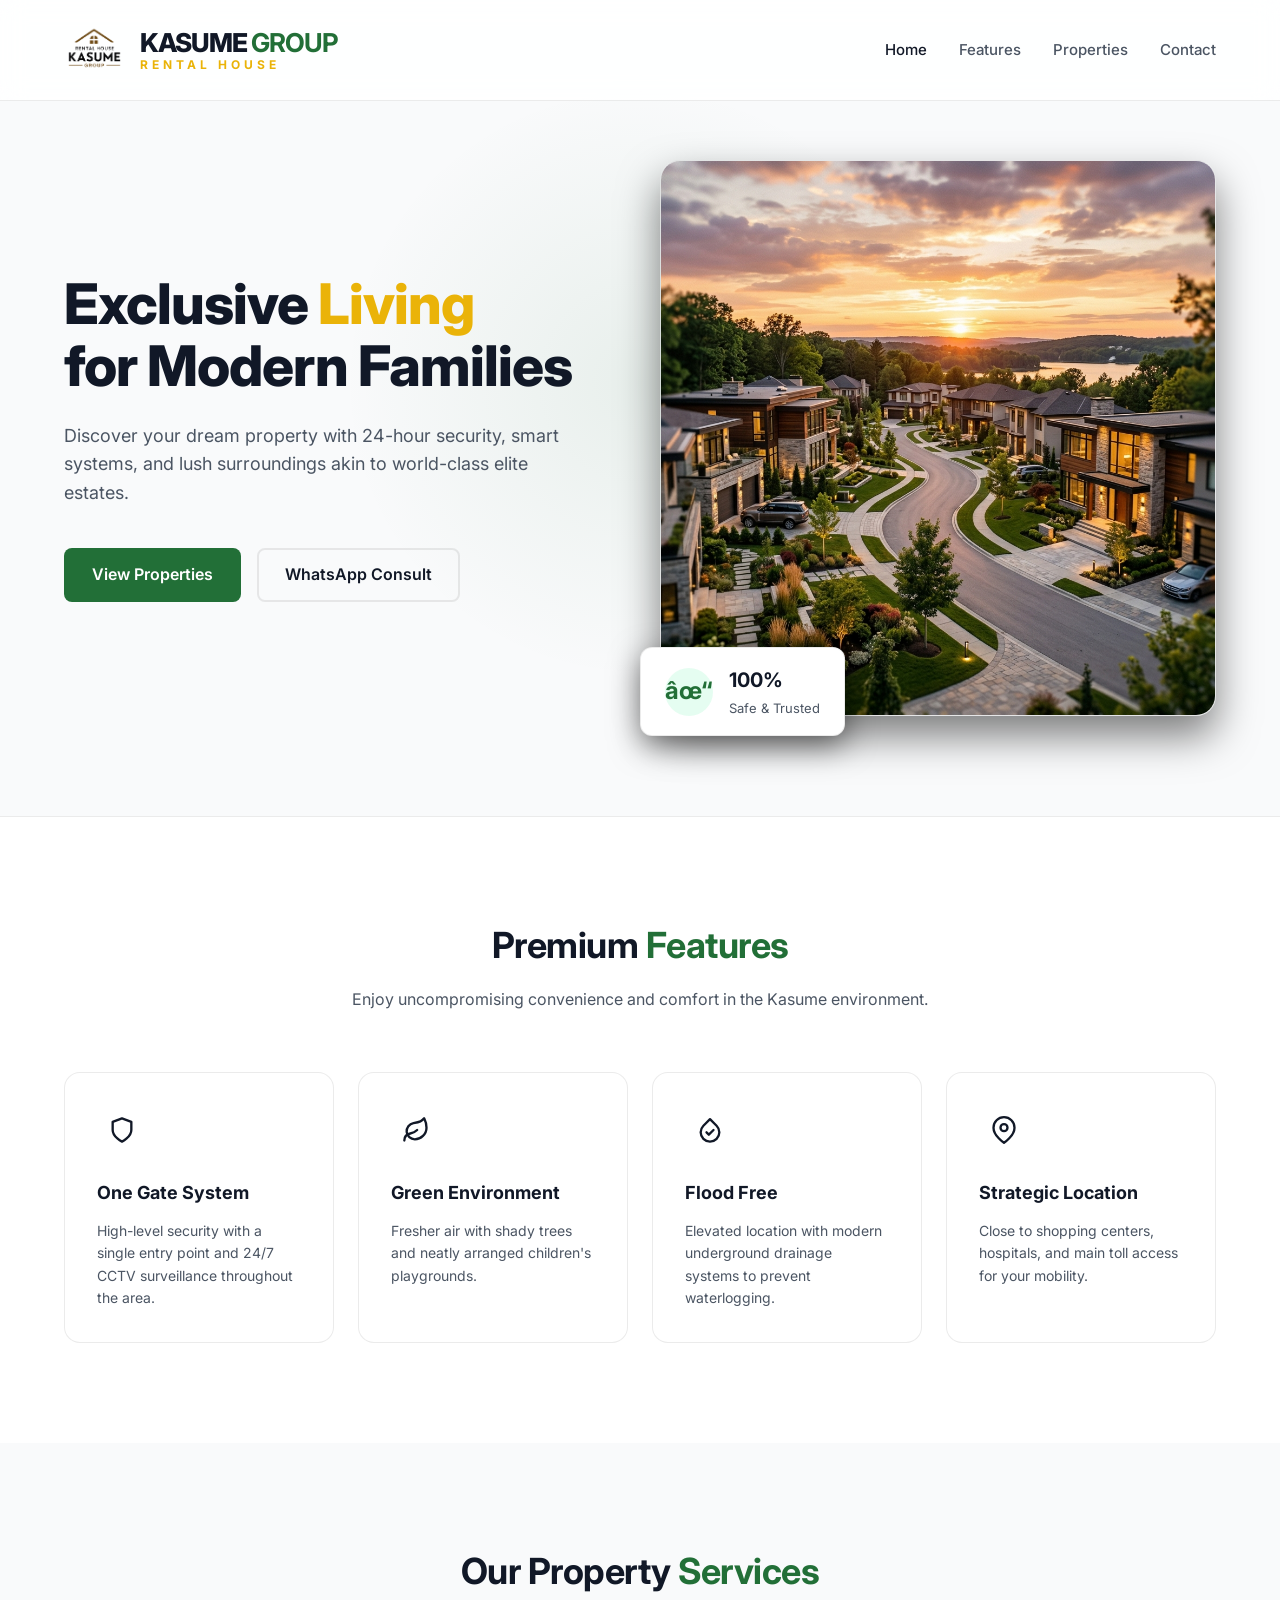
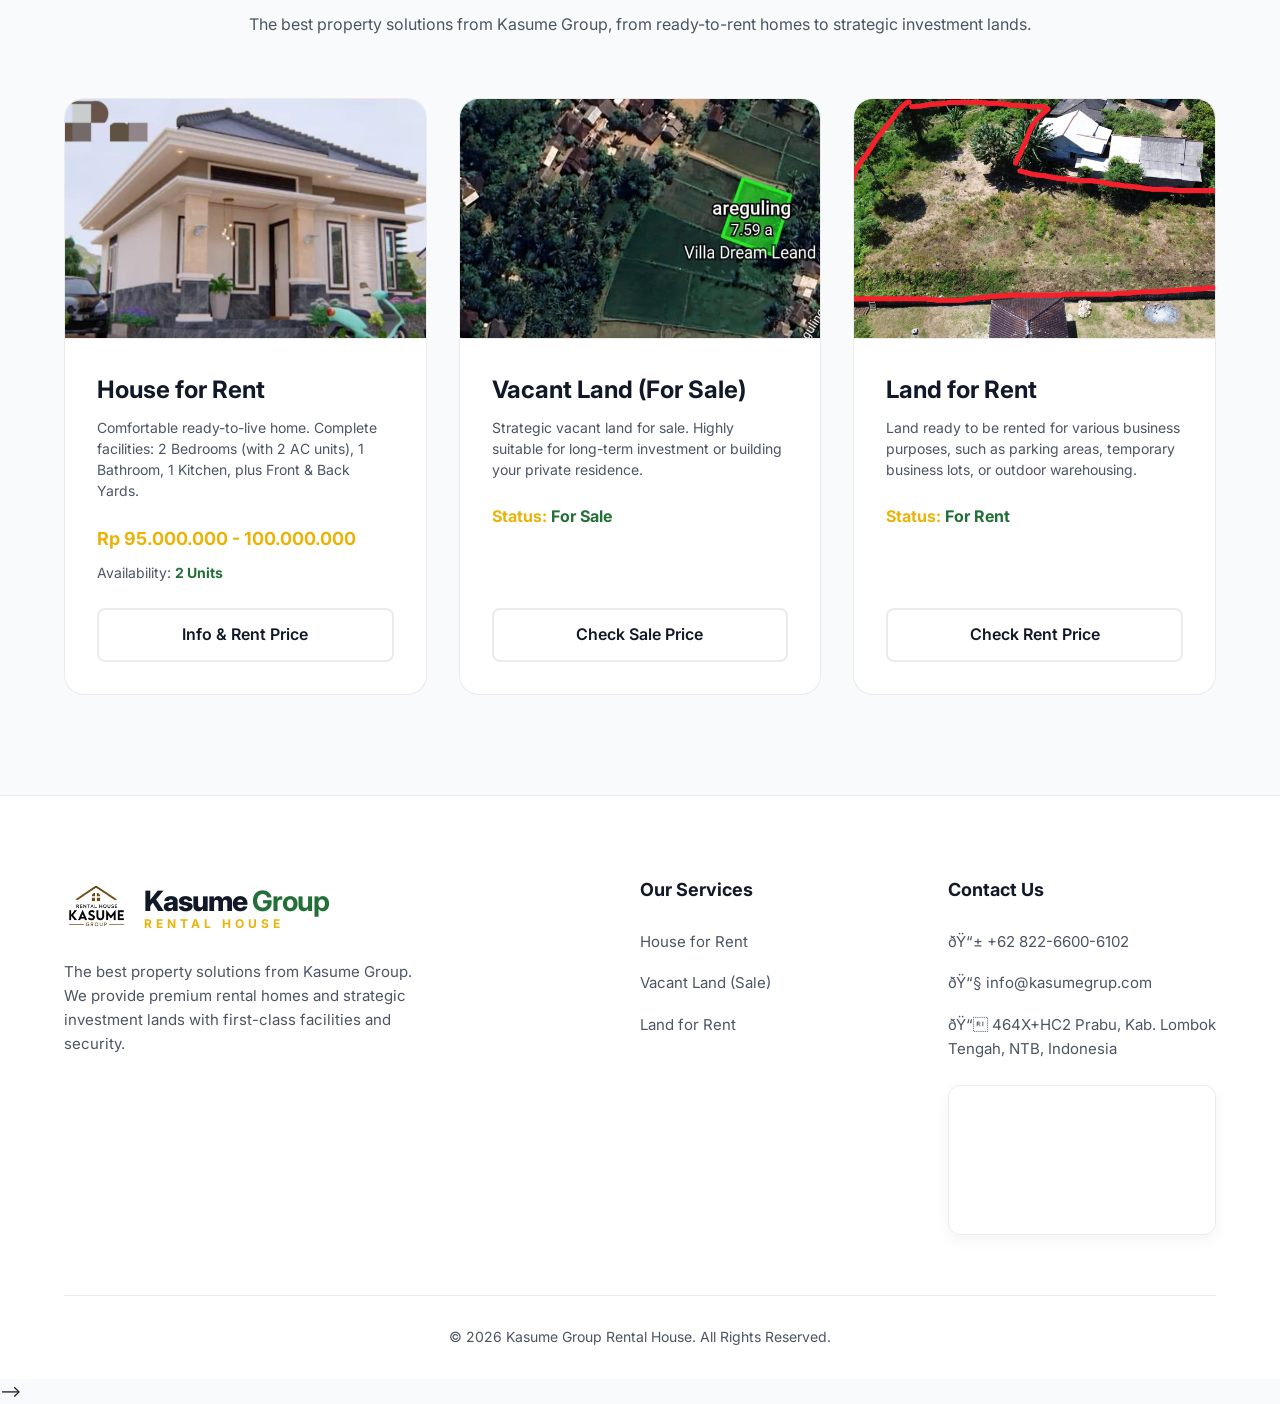
<file: index.html>
<!-- <!DOCTYPE html>
<html lang="en">
<head>
    <meta charset="UTF-8">
    <meta name="viewport" content="width=device-width, initial-scale=1.0">
    <title>Kasume Group | Rental House</title>
    <!-- Favicon -->
    <link rel="icon" type="image/png" href="assets/images/logo.png">
    <!-- Fonts -->
    <link rel="preconnect" href="https://fonts.googleapis.com">
    <link rel="preconnect" href="https://fonts.gstatic.com" crossorigin>
    <link href="https://fonts.googleapis.com/css2?family=Inter:wght@400;500;600;700;800&display=swap" rel="stylesheet">
    <!-- CSS -->
    <link rel="stylesheet" href="assets/css/style.css">
</head>
<body>

    <!-- Header / Navbar -->
    <header class="navbar">
        <div class="container">
            <a href="#" class="logo" style="display: flex; align-items: center; gap: 16px; text-decoration: none;">
                <img src="assets/images/logo.png" alt="Kasume Group" style="height: 60px; width: auto; display: block;">
                <div style="display: flex; flex-direction: column; text-align: left; line-height: 1.1;">
                    <span style="font-size: 26px; font-weight: 800; letter-spacing: -1px; color: var(--text-primary);">KASUME <span style="color: var(--accent-green); font-weight: 700;">GROUP</span></span>
                    <span style="font-size: 12px; font-weight: 700; letter-spacing: 4px; color: var(--accent-yellow); text-transform: uppercase;">Rental House</span>
                </div>
            </a>
            <ul class="nav-links">
                <li><a href="#home" class="active">Home</a></li>
                <li><a href="#features">Features</a></li>
                <li><a href="#houses">Properties</a></li>
                <li><a href="#contact">Contact</a></li>
            </ul>
            <button class="menu-btn" id="mobileMenuBtn">☰</button>
        </div>
    </header>

    <!-- Hero Section -->
    <section id="home" class="hero">
        <div class="container">
            <div class="hero-content">
                <h1>Exclusive <span style="color: var(--accent-yellow);">Living</span><br>for Modern Families</h1>
                <p>Discover your dream property with 24-hour security, smart systems, and lush surroundings akin to world-class elite estates.</p>
                <div class="hero-buttons">
                    <a href="#houses" class="btn-primary">View Properties</a>
                    <a href="https://wa.me/6282266006102?text=Hello%20Kasume%20Group,%20I%20would%20like%20to%20consult%20about%20properties." target="_blank" class="btn-outline">WhatsApp Consult</a>
                </div>
            </div>
            <div class="hero-image">
                <img src="assets/images/hero.png" alt="Rumah Mewah Kasume">
                <div class="floating-badge">
                    <div class="icon">✓</div>
                    <div class="info">
                        <h4>100%</h4>
                        <p>Safe & Trusted</p>
                    </div>
                </div>
            </div>
        </div>
    </section>

    <!-- Features Section -->
    <section id="features" class="features">
        <div class="container">
            <div class="section-header">
                <h2>Premium <span class="text-accent">Features</span></h2>
                <p>Enjoy uncompromising convenience and comfort in the Kasume environment.</p>
            </div>
            <div class="features-grid">
                <div class="feature-card">
                    <div class="feature-icon">
                        <svg width="28" height="28" viewBox="0 0 24 24" fill="none" stroke="currentColor" stroke-width="2" stroke-linecap="round" stroke-linejoin="round"><path d="M12 22s8-4 8-10V5l-8-3-8 3v7c0 6 8 10 8 10z"></path></svg>
                    </div>
                    <h3>One Gate System</h3>
                    <p>High-level security with a single entry point and 24/7 CCTV surveillance throughout the area.</p>
                </div>
                <div class="feature-card">
                    <div class="feature-icon">
                        <svg width="28" height="28" viewBox="0 0 24 24" fill="none" stroke="currentColor" stroke-width="2" stroke-linecap="round" stroke-linejoin="round"><path d="M11 20A7 7 0 0 1 9.8 6.1C15.5 5 17 4.48 19 2c1 2 2 4.18 2 8 0 5.5-4.78 10-10 10Z"></path><path d="M2 21c0-3 1.85-5.36 5.08-6C9.5 14.52 12 13 13 12"></path></svg>
                    </div>
                    <h3>Green Environment</h3>
                    <p>Fresher air with shady trees and neatly arranged children's playgrounds.</p>
                </div>
                <div class="feature-card">
                    <div class="feature-icon">
                        <svg width="28" height="28" viewBox="0 0 24 24" fill="none" stroke="currentColor" stroke-width="2" stroke-linecap="round" stroke-linejoin="round"><path d="M12 2.69l5.66 5.66a8 8 0 1 1-11.31 0z"></path><path d="M9 14l2 2 4-4"></path></svg>
                    </div>
                    <h3>Flood Free</h3>
                    <p>Elevated location with modern underground drainage systems to prevent waterlogging.</p>
                </div>
                <div class="feature-card">
                    <div class="feature-icon">
                        <svg width="28" height="28" viewBox="0 0 24 24" fill="none" stroke="currentColor" stroke-width="2" stroke-linecap="round" stroke-linejoin="round"><path d="M21 10c0 7-9 13-9 13s-9-6-9-13a9 9 0 0 1 18 0z"></path><circle cx="12" cy="10" r="3"></circle></svg>
                    </div>
                    <h3>Strategic Location</h3>
                    <p>Close to shopping centers, hospitals, and main toll access for your mobility.</p>
                </div>
            </div>
        </div>
    </section>

    <!-- Houses Section -->
    <section id="houses" class="houses">
        <div class="container">
            <div class="section-header">
                <h2>Our Property <span class="text-accent">Services</span></h2>
                <p>The best property solutions from Kasume Group, from ready-to-rent homes to strategic investment lands.</p>
            </div>
            <div class="houses-grid">
                <!-- Rumah Disewakan -->
                <div class="house-card">
                    <img src="assets/images/rumahsewa.jpg" alt="House for Rent" class="house-img">
                    <div class="house-info">
                        <h3>House for Rent</h3>
                        <p class="house-desc">Comfortable ready-to-live home. Complete facilities: 2 Bedrooms (with 2 AC units), 1 Bathroom, 1 Kitchen, plus Front & Back Yards.</p>
                        <div class="house-price" style="font-size: 18px; margin-bottom: 8px;">
                            Rp 95.000.000 - 100.000.000
                        </div>
                        <div style="font-size: 14px; margin-bottom: 24px; color: var(--text-secondary);">
                            Availability: <span style="font-weight: 700; color: var(--accent-green);">2 Units</span>
                        </div>
                        <a href="https://wa.me/6282266006102?text=Hello%20Kasume%20Group,%20I%20would%20like%20more%20info%20about%20the%20House%20for%20Rent." target="_blank" class="btn-outline">Info & Rent Price</a>
                    </div>
                </div>
                <!-- Tanah Kosong (Dijual) -->
                <div class="house-card">
                    <img src="assets/images/tanahdijual.jpg" alt="Vacant Land for Sale" class="house-img">
                    <div class="house-info">
                        <h3>Vacant Land (For Sale)</h3>
                        <p class="house-desc">Strategic vacant land for sale. Highly suitable for long-term investment or building your private residence.</p>
                        <div class="house-price" style="font-size: 16px;">
                            Status: <span style="font-size: 16px; font-weight: 700; color: var(--accent-green);">For Sale</span>
                        </div>
                        <a href="https://wa.me/6282266006102?text=Hello%20Kasume%20Group,%20I%20am%20interested%20in%20knowing%20the%20price%20of%20the%20Vacant%20Land%20for%20sale." target="_blank" class="btn-outline">Check Sale Price</a>
                    </div>
                </div>
                <!-- Lahan Disewakan -->
                <div class="house-card">
                    <img src="assets/images/tanahsewa.jpg" alt="Land for Rent" class="house-img">
                    <div class="house-info">
                        <h3>Land for Rent</h3>
                        <p class="house-desc">Land ready to be rented for various business purposes, such as parking areas, temporary business lots, or outdoor warehousing.</p>
                        <div class="house-price" style="font-size: 16px;">
                            Status: <span style="font-size: 16px; font-weight: 700; color: var(--accent-green);">For Rent</span>
                        </div>
                        <a href="https://wa.me/6282266006102?text=Hello%20Kasume%20Group,%20I%20am%20interested%20in%20renting%20the%20available%20Land." target="_blank" class="btn-outline">Check Rent Price</a>
                    </div>
                </div>
            </div>
        </div>
    </section>

    <!-- Footer -->
    <footer id="contact" class="footer">
        <div class="container">
            <div class="footer-grid">
                <!-- Brand -->
                <div class="footer-brand">
                    <a href="#" class="logo" style="display: flex; align-items: center; gap: 16px; margin-bottom: 20px; text-decoration: none;">
                        <img src="assets/images/logo.png" alt="Kasume Group" style="height: 64px; width: auto; display: block;">
                        <div style="display: flex; flex-direction: column; text-align: left; line-height: 1.1;">
                            <span style="font-size: 28px; font-weight: 800; letter-spacing: -1px; color: var(--text-primary);">Kasume <span style="color: var(--accent-green); font-weight: 700;">Group</span></span>
                            <span style="font-size: 12px; font-weight: 700; letter-spacing: 4px; color: var(--accent-yellow); text-transform: uppercase;">Rental House</span>
                        </div>
                    </a>
                    <p class="footer-desc">The best property solutions from Kasume Group. We provide premium rental homes and strategic investment lands with first-class facilities and security.</p>
                </div>
                
                <!-- Links -->
                <div class="footer-links">
                    <h4>Our Services</h4>
                    <ul>
                        <li><a href="#houses">House for Rent</a></li>
                        <li><a href="#houses">Vacant Land (Sale)</a></li>
                        <li><a href="#houses">Land for Rent</a></li>
                    </ul>
                </div>

                <!-- Contact -->
                <div class="footer-contact">
                    <h4>Contact Us</h4>
                    <ul>
                        <li><a href="https://wa.me/6282266006102" target="_blank">📱 +62 822-6600-6102</a></li>
                        <li><a href="#">📧 info@kasumegrup.com</a></li>
                        <li><span>📍 464X+HC2 Prabu, Kab. Lombok Tengah, NTB, Indonesia</span></li>
                    </ul>
                    <div style="margin-top: 24px; border-radius: 12px; overflow: hidden; height: 150px; border: 1px solid var(--border-light); box-shadow: 0 5px 15px rgba(0,0,0,0.05);">
                        <iframe src="https://maps.google.com/maps?q=-8.8936111,116.2485278&z=17&output=embed" width="100%" height="100%" style="border:0;" allowfullscreen="" loading="lazy" referrerpolicy="no-referrer-when-downgrade"></iframe>
                    </div>
                </div>
            </div>
            
            <div class="footer-bottom">
                <p>&copy; 2026 Kasume Group Rental House. All Rights Reserved.</p>
            </div>
        </div>
    </footer>

    <!-- Scripts -->
    <script src="assets/js/main.js"></script>
</body>
</html> -->
</file>
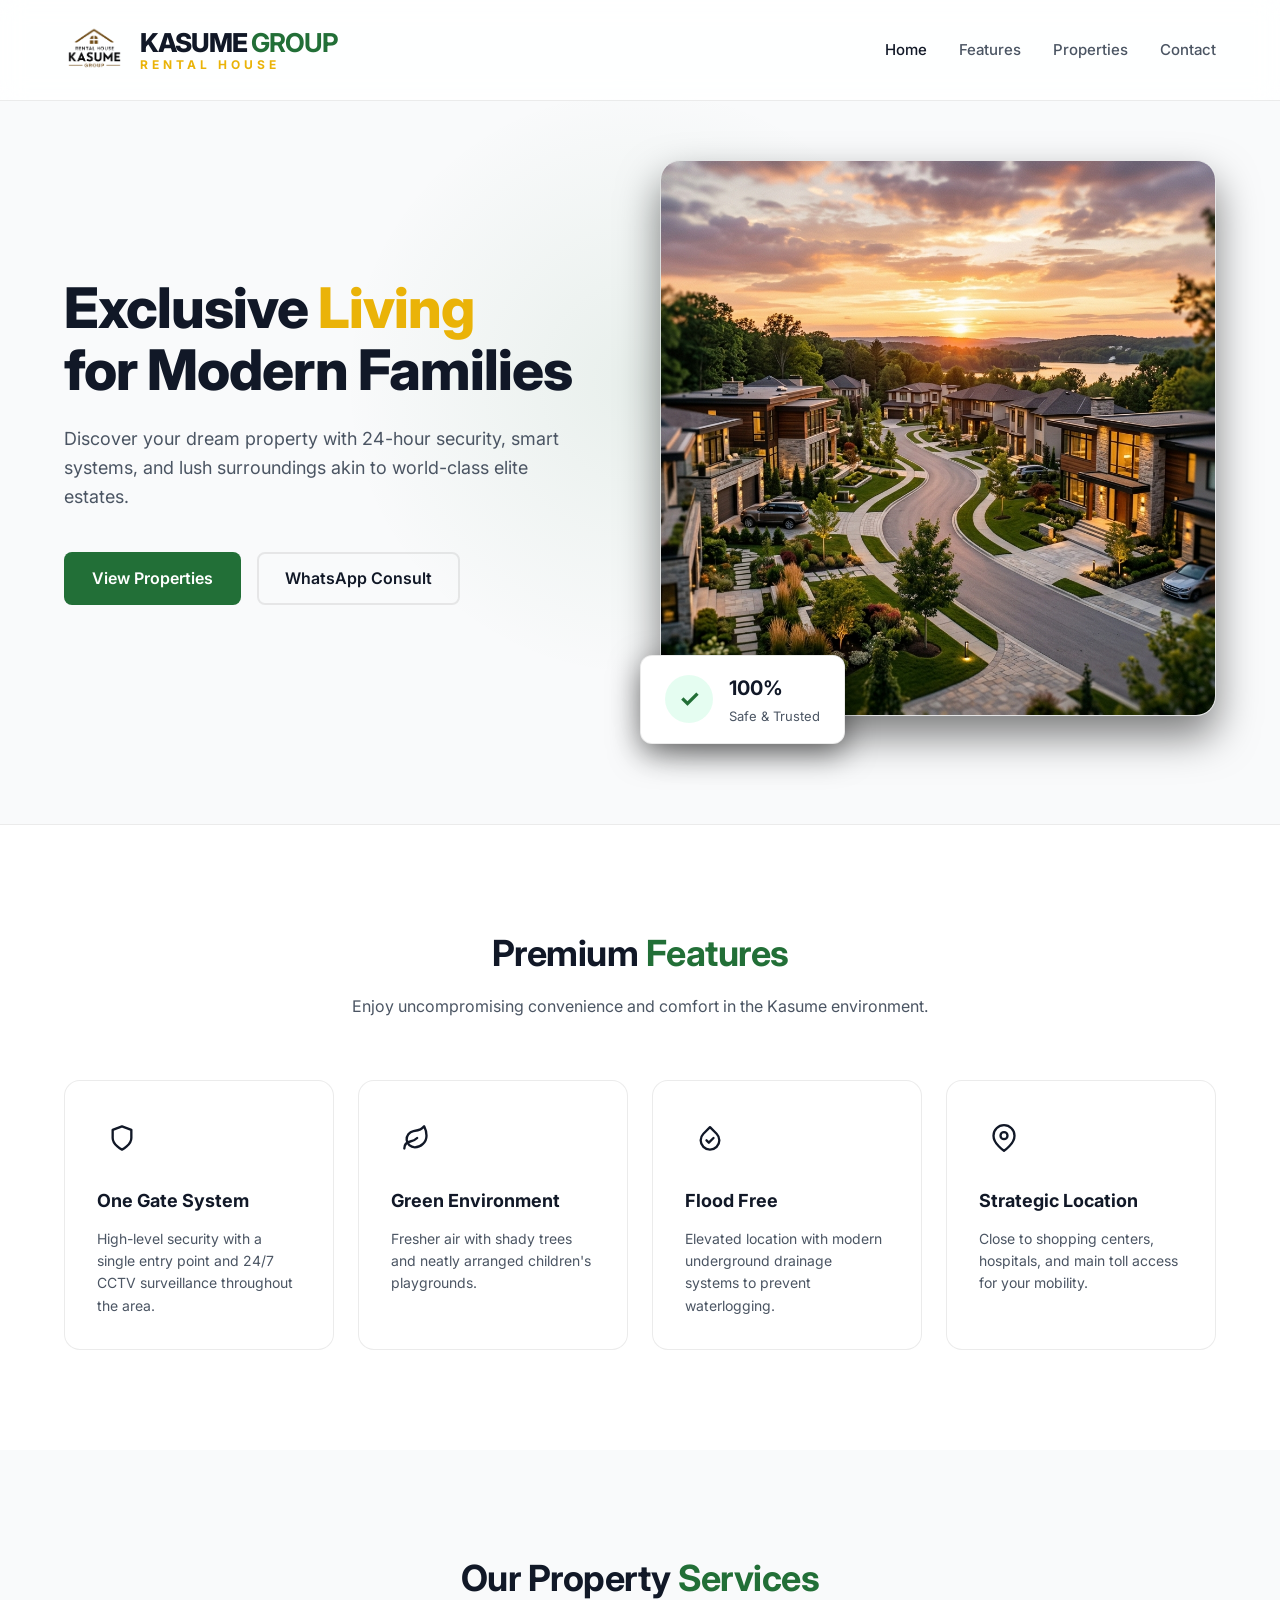
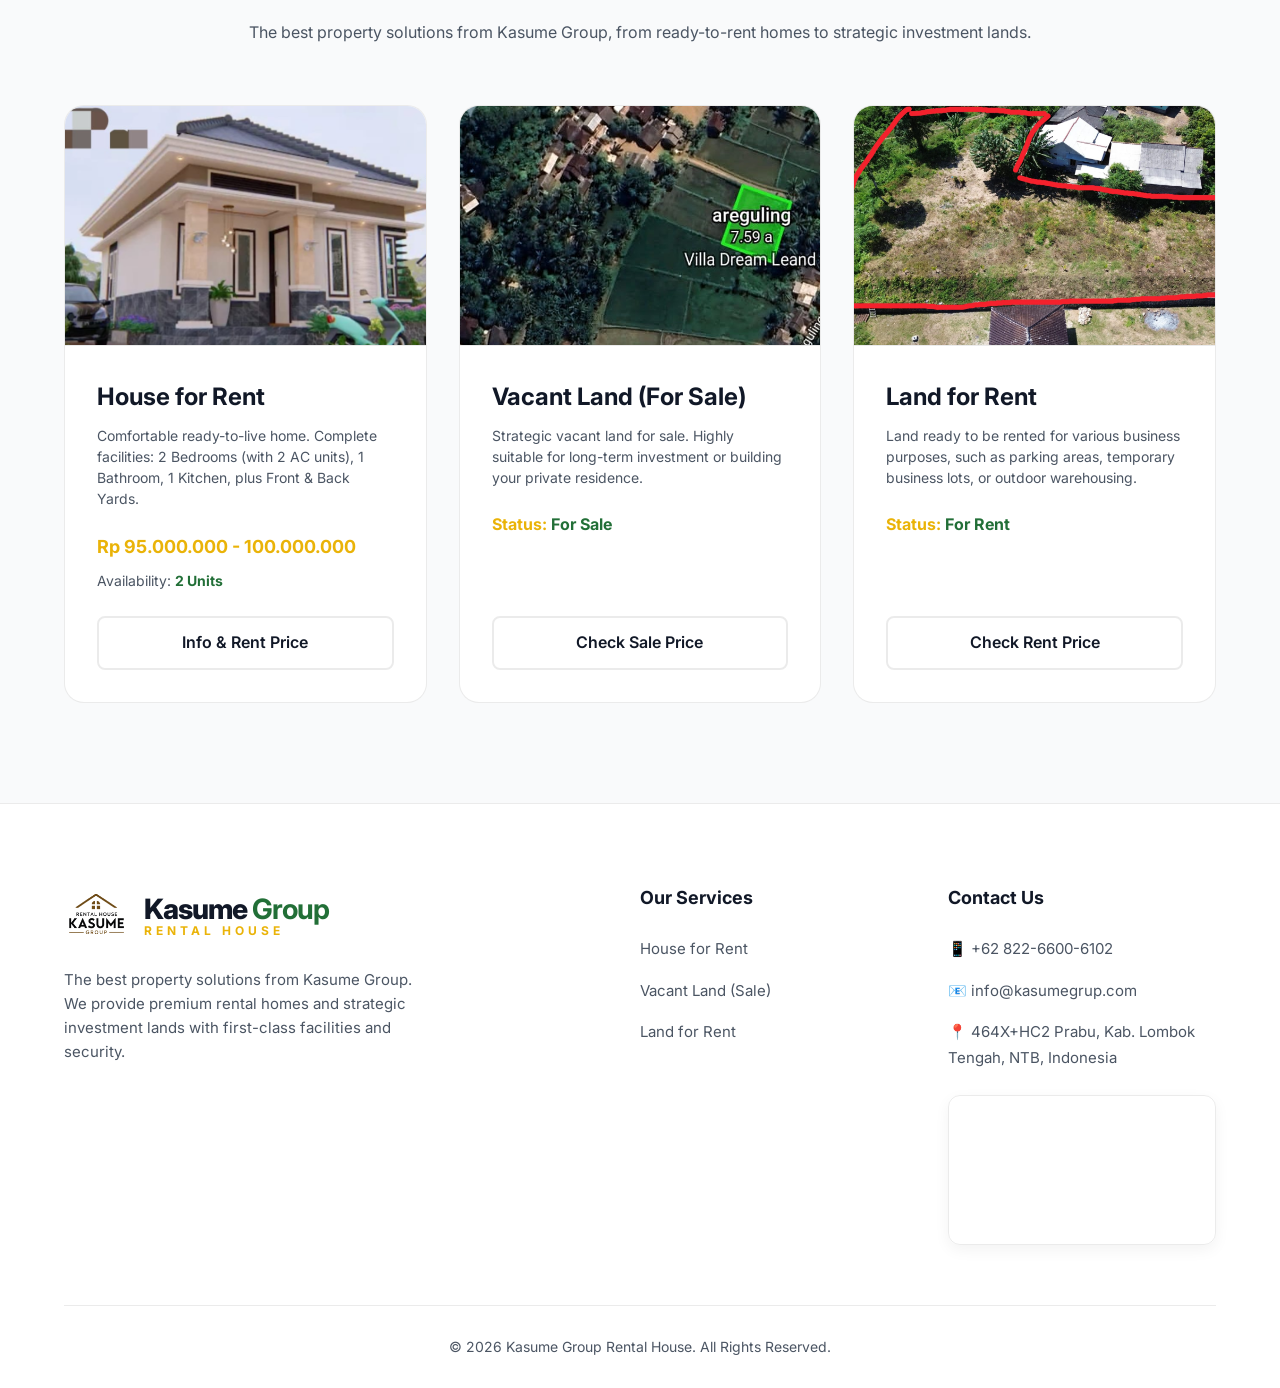
<file: iiindex.html>
<!DOCTYPE html>
<html lang="en">
<head>
    <meta charset="UTF-8">
    <meta name="viewport" content="width=device-width, initial-scale=1.0">
    <title>Kasume Group | Rental House</title>
    <!-- Favicon -->
    <link rel="icon" type="image/png" href="assets/images/logo.png">
    <!-- Fonts -->
    <link rel="preconnect" href="https://fonts.googleapis.com">
    <link rel="preconnect" href="https://fonts.gstatic.com" crossorigin>
    <link href="https://fonts.googleapis.com/css2?family=Inter:wght@400;500;600;700;800&display=swap" rel="stylesheet">
    <!-- CSS -->
    <link rel="stylesheet" href="assets/css/style.css">
</head>
<body>

    <!-- Header / Navbar -->
    <header class="navbar">
        <div class="container">
            <a href="#" class="logo" style="display: flex; align-items: center; gap: 16px; text-decoration: none;">
                <img src="assets/images/logo.png" alt="Kasume Group" style="height: 60px; width: auto; display: block;">
                <div style="display: flex; flex-direction: column; text-align: left; line-height: 1.1;">
                    <span style="font-size: 26px; font-weight: 800; letter-spacing: -1px; color: var(--text-primary);">KASUME <span style="color: var(--accent-green); font-weight: 700;">GROUP</span></span>
                    <span style="font-size: 12px; font-weight: 700; letter-spacing: 4px; color: var(--accent-yellow); text-transform: uppercase;">Rental House</span>
                </div>
            </a>
            <ul class="nav-links">
                <li><a href="#home" class="active">Home</a></li>
                <li><a href="#features">Features</a></li>
                <li><a href="#houses">Properties</a></li>
                <li><a href="#contact">Contact</a></li>
            </ul>
            <button class="menu-btn" id="mobileMenuBtn">☰</button>
        </div>
    </header>

    <!-- Hero Section -->
    <section id="home" class="hero">
        <div class="container">
            <div class="hero-content">
                <h1>Exclusive <span style="color: var(--accent-yellow);">Living</span><br>for Modern Families</h1>
                <p>Discover your dream property with 24-hour security, smart systems, and lush surroundings akin to world-class elite estates.</p>
                <div class="hero-buttons">
                    <a href="#houses" class="btn-primary">View Properties</a>
                    <a href="https://wa.me/6282266006102?text=Hello%20Kasume%20Group,%20I%20would%20like%20to%20consult%20about%20properties." target="_blank" class="btn-outline">WhatsApp Consult</a>
                </div>
            </div>
            <div class="hero-image">
                <img src="assets/images/hero.png" alt="Rumah Mewah Kasume">
                <div class="floating-badge">
                    <div class="icon">✓</div>
                    <div class="info">
                        <h4>100%</h4>
                        <p>Safe & Trusted</p>
                    </div>
                </div>
            </div>
        </div>
    </section>

    <!-- Features Section -->
    <section id="features" class="features">
        <div class="container">
            <div class="section-header">
                <h2>Premium <span class="text-accent">Features</span></h2>
                <p>Enjoy uncompromising convenience and comfort in the Kasume environment.</p>
            </div>
            <div class="features-grid">
                <div class="feature-card">
                    <div class="feature-icon">
                        <svg width="28" height="28" viewBox="0 0 24 24" fill="none" stroke="currentColor" stroke-width="2" stroke-linecap="round" stroke-linejoin="round"><path d="M12 22s8-4 8-10V5l-8-3-8 3v7c0 6 8 10 8 10z"></path></svg>
                    </div>
                    <h3>One Gate System</h3>
                    <p>High-level security with a single entry point and 24/7 CCTV surveillance throughout the area.</p>
                </div>
                <div class="feature-card">
                    <div class="feature-icon">
                        <svg width="28" height="28" viewBox="0 0 24 24" fill="none" stroke="currentColor" stroke-width="2" stroke-linecap="round" stroke-linejoin="round"><path d="M11 20A7 7 0 0 1 9.8 6.1C15.5 5 17 4.48 19 2c1 2 2 4.18 2 8 0 5.5-4.78 10-10 10Z"></path><path d="M2 21c0-3 1.85-5.36 5.08-6C9.5 14.52 12 13 13 12"></path></svg>
                    </div>
                    <h3>Green Environment</h3>
                    <p>Fresher air with shady trees and neatly arranged children's playgrounds.</p>
                </div>
                <div class="feature-card">
                    <div class="feature-icon">
                        <svg width="28" height="28" viewBox="0 0 24 24" fill="none" stroke="currentColor" stroke-width="2" stroke-linecap="round" stroke-linejoin="round"><path d="M12 2.69l5.66 5.66a8 8 0 1 1-11.31 0z"></path><path d="M9 14l2 2 4-4"></path></svg>
                    </div>
                    <h3>Flood Free</h3>
                    <p>Elevated location with modern underground drainage systems to prevent waterlogging.</p>
                </div>
                <div class="feature-card">
                    <div class="feature-icon">
                        <svg width="28" height="28" viewBox="0 0 24 24" fill="none" stroke="currentColor" stroke-width="2" stroke-linecap="round" stroke-linejoin="round"><path d="M21 10c0 7-9 13-9 13s-9-6-9-13a9 9 0 0 1 18 0z"></path><circle cx="12" cy="10" r="3"></circle></svg>
                    </div>
                    <h3>Strategic Location</h3>
                    <p>Close to shopping centers, hospitals, and main toll access for your mobility.</p>
                </div>
            </div>
        </div>
    </section>

    <!-- Houses Section -->
    <section id="houses" class="houses">
        <div class="container">
            <div class="section-header">
                <h2>Our Property <span class="text-accent">Services</span></h2>
                <p>The best property solutions from Kasume Group, from ready-to-rent homes to strategic investment lands.</p>
            </div>
            <div class="houses-grid">
                <!-- Rumah Disewakan -->
                <div class="house-card">
                    <img src="assets/images/rumahsewa.jpg" alt="House for Rent" class="house-img">
                    <div class="house-info">
                        <h3>House for Rent</h3>
                        <p class="house-desc">Comfortable ready-to-live home. Complete facilities: 2 Bedrooms (with 2 AC units), 1 Bathroom, 1 Kitchen, plus Front & Back Yards.</p>
                        <div class="house-price" style="font-size: 18px; margin-bottom: 8px;">
                            Rp 95.000.000 - 100.000.000
                        </div>
                        <div style="font-size: 14px; margin-bottom: 24px; color: var(--text-secondary);">
                            Availability: <span style="font-weight: 700; color: var(--accent-green);">2 Units</span>
                        </div>
                        <a href="https://wa.me/6282266006102?text=Hello%20Kasume%20Group,%20I%20would%20like%20more%20info%20about%20the%20House%20for%20Rent." target="_blank" class="btn-outline">Info & Rent Price</a>
                    </div>
                </div>
                <!-- Tanah Kosong (Dijual) -->
                <div class="house-card">
                    <img src="assets/images/tanahdijual.jpg" alt="Vacant Land for Sale" class="house-img">
                    <div class="house-info">
                        <h3>Vacant Land (For Sale)</h3>
                        <p class="house-desc">Strategic vacant land for sale. Highly suitable for long-term investment or building your private residence.</p>
                        <div class="house-price" style="font-size: 16px;">
                            Status: <span style="font-size: 16px; font-weight: 700; color: var(--accent-green);">For Sale</span>
                        </div>
                        <a href="https://wa.me/6282266006102?text=Hello%20Kasume%20Group,%20I%20am%20interested%20in%20knowing%20the%20price%20of%20the%20Vacant%20Land%20for%20sale." target="_blank" class="btn-outline">Check Sale Price</a>
                    </div>
                </div>
                <!-- Lahan Disewakan -->
                <div class="house-card">
                    <img src="assets/images/tanahsewa.jpg" alt="Land for Rent" class="house-img">
                    <div class="house-info">
                        <h3>Land for Rent</h3>
                        <p class="house-desc">Land ready to be rented for various business purposes, such as parking areas, temporary business lots, or outdoor warehousing.</p>
                        <div class="house-price" style="font-size: 16px;">
                            Status: <span style="font-size: 16px; font-weight: 700; color: var(--accent-green);">For Rent</span>
                        </div>
                        <a href="https://wa.me/6282266006102?text=Hello%20Kasume%20Group,%20I%20am%20interested%20in%20renting%20the%20available%20Land." target="_blank" class="btn-outline">Check Rent Price</a>
                    </div>
                </div>
            </div>
        </div>
    </section>

    <!-- Footer -->
    <footer id="contact" class="footer">
        <div class="container">
            <div class="footer-grid">
                <!-- Brand -->
                <div class="footer-brand">
                    <a href="#" class="logo" style="display: flex; align-items: center; gap: 16px; margin-bottom: 20px; text-decoration: none;">
                        <img src="assets/images/logo.png" alt="Kasume Group" style="height: 64px; width: auto; display: block;">
                        <div style="display: flex; flex-direction: column; text-align: left; line-height: 1.1;">
                            <span style="font-size: 28px; font-weight: 800; letter-spacing: -1px; color: var(--text-primary);">Kasume <span style="color: var(--accent-green); font-weight: 700;">Group</span></span>
                            <span style="font-size: 12px; font-weight: 700; letter-spacing: 4px; color: var(--accent-yellow); text-transform: uppercase;">Rental House</span>
                        </div>
                    </a>
                    <p class="footer-desc">The best property solutions from Kasume Group. We provide premium rental homes and strategic investment lands with first-class facilities and security.</p>
                </div>
                
                <!-- Links -->
                <div class="footer-links">
                    <h4>Our Services</h4>
                    <ul>
                        <li><a href="#houses">House for Rent</a></li>
                        <li><a href="#houses">Vacant Land (Sale)</a></li>
                        <li><a href="#houses">Land for Rent</a></li>
                    </ul>
                </div>

                <!-- Contact -->
                <div class="footer-contact">
                    <h4>Contact Us</h4>
                    <ul>
                        <li><a href="https://wa.me/6282266006102" target="_blank">📱 +62 822-6600-6102</a></li>
                        <li><a href="#">📧 info@kasumegrup.com</a></li>
                        <li><span>📍 464X+HC2 Prabu, Kab. Lombok Tengah, NTB, Indonesia</span></li>
                    </ul>
                    <div style="margin-top: 24px; border-radius: 12px; overflow: hidden; height: 150px; border: 1px solid var(--border-light); box-shadow: 0 5px 15px rgba(0,0,0,0.05);">
                        <iframe src="https://maps.google.com/maps?q=-8.8936111,116.2485278&z=17&output=embed" width="100%" height="100%" style="border:0;" allowfullscreen="" loading="lazy" referrerpolicy="no-referrer-when-downgrade"></iframe>
                    </div>
                </div>
            </div>
            
            <div class="footer-bottom">
                <p>&copy; 2026 Kasume Group Rental House. All Rights Reserved.</p>
            </div>
        </div>
    </footer>

    <!-- Scripts -->
    <script src="assets/js/main.js"></script>
</body>
</html>
</file>
<file: assets/css/style.css>
:root {
  /* Design System: Light Theme Premium */
  --bg-main: #F9FAFB;
  --bg-surface: #FFFFFF;
  --bg-card: #FFFFFF;
  
  --text-primary: #111827;
  --text-secondary: #4B5563;
  
  --accent-green: #226f37; /* Forest Green Kasume */
  --accent-green-hover: #155527;
  --accent-yellow: #eab308;
  
  --glass-bg: rgba(255, 255, 255, 0.85);
  --border-light: rgba(0, 0, 0, 0.08);
  --shadow-neon: 0 10px 30px rgba(34, 111, 55, 0.2);
}

* {
  margin: 0;
  padding: 0;
  box-sizing: border-box;
}

body {
  font-family: 'Inter', sans-serif;
  background-color: var(--bg-main);
  color: var(--text-primary);
  line-height: 1.6;
  overflow-x: hidden;
}

a {
  text-decoration: none;
  color: inherit;
}

/* Utilities */
.container {
  max-width: 1200px;
  margin: 0 auto;
  padding: 0 24px;
}

.text-accent {
  color: var(--accent-green);
}

.text-gradient {
  background: linear-gradient(90deg, var(--accent-yellow), var(--accent-green));
  -webkit-background-clip: text;
  -webkit-text-fill-color: transparent;
}

.btn-primary {
  display: inline-block;
  background-color: var(--accent-green);
  color: #fff;
  font-weight: 600;
  padding: 14px 28px;
  border-radius: 8px;
  transition: all 0.3s ease;
  border: none;
  cursor: pointer;
}

.btn-primary:hover {
  background-color: var(--accent-green-hover);
  box-shadow: var(--shadow-neon);
  transform: translateY(-2px);
}

.btn-outline {
  display: inline-block;
  background-color: transparent;
  color: var(--text-primary);
  font-weight: 600;
  padding: 12px 26px;
  border-radius: 8px;
  border: 2px solid var(--border-light);
  transition: all 0.3s ease;
}

.btn-outline:hover {
  border-color: var(--text-secondary);
  background-color: var(--bg-surface);
}

/* Header */
.navbar {
  position: fixed;
  top: 0;
  width: 100%;
  padding: 20px 0;
  z-index: 100;
  background: var(--glass-bg);
  backdrop-filter: blur(12px);
  -webkit-backdrop-filter: blur(12px);
  border-bottom: 1px solid var(--border-light);
  transition: all 0.3s ease;
}

.navbar .container {
  display: flex;
  justify-content: space-between;
  align-items: center;
}

.logo {
  font-size: 24px;
  font-weight: 800;
  letter-spacing: -0.5px;
}

.nav-links {
  display: flex;
  gap: 32px;
  list-style: none;
}

.nav-links a {
  font-size: 15px;
  font-weight: 500;
  color: var(--text-secondary);
  transition: color 0.3s ease;
}

.nav-links a:hover, .nav-links a.active {
  color: var(--text-primary);
}

/* Mobile Menu Button */
.menu-btn {
  display: none;
  background: none;
  border: none;
  color: var(--text-primary);
  font-size: 24px;
  cursor: pointer;
}

/* Hero Section */
.hero {
  padding: 160px 0 100px;
  position: relative;
  overflow: hidden;
}

.hero::before {
  content: '';
  position: absolute;
  top: 10%;
  left: 50%;
  transform: translateX(-50%);
  width: 600px;
  height: 600px;
  background: radial-gradient(circle, rgba(34,111,55,0.08) 0%, rgba(255,255,255,0) 70%);
  z-index: -1;
}

.hero .container {
  display: flex;
  align-items: center;
  justify-content: space-between;
  gap: 40px;
}

.hero-content {
  flex: 1;
}

.hero-content h1 {
  font-size: 56px;
  font-weight: 800;
  line-height: 1.1;
  margin-bottom: 24px;
  letter-spacing: -1px;
}

.hero-content p {
  font-size: 18px;
  color: var(--text-secondary);
  margin-bottom: 40px;
  max-width: 500px;
}

.hero-buttons {
  display: flex;
  gap: 16px;
}

.hero-image {
  flex: 1;
  position: relative;
}

.hero-image img {
  width: 100%;
  border-radius: 20px;
  box-shadow: 0 20px 40px rgba(0,0,0,0.5);
  border: 1px solid var(--border-light);
}

.floating-badge {
  position: absolute;
  bottom: -20px;
  left: -20px;
  background: var(--bg-surface);
  border: 1px solid var(--border-light);
  padding: 16px 24px;
  border-radius: 12px;
  box-shadow: 0 10px 30px rgba(0,0,0,0.5);
  display: flex;
  align-items: center;
  gap: 16px;
}

.floating-badge .icon {
  width: 48px;
  height: 48px;
  background: rgba(0, 230, 118, 0.1);
  border-radius: 50%;
  display: flex;
  align-items: center;
  justify-content: center;
  color: var(--accent-green);
  font-size: 24px;
  font-weight: bold;
}

.floating-badge .info h4 {
  font-size: 20px;
  margin-bottom: 2px;
}
.floating-badge .info p {
  font-size: 13px;
  color: var(--text-secondary);
}

/* Features Section */
.features {
  padding: 100px 0;
  background: var(--bg-surface);
  border-top: 1px solid var(--border-light);
}

.section-header {
  text-align: center;
  margin-bottom: 60px;
}

.section-header h2 {
  font-size: 36px;
  margin-bottom: 12px;
  letter-spacing: -0.5px;
}

.section-header p {
  color: var(--text-secondary);
  font-size: 16px;
}

.features-grid {
  display: grid;
  grid-template-columns: repeat(4, 1fr);
  gap: 24px;
}

.feature-card {
  background: var(--bg-card);
  padding: 32px;
  border-radius: 16px;
  border: 1px solid var(--border-light);
  transition: all 0.3s ease;
}

.feature-card:hover {
  transform: translateY(-5px);
  border-color: var(--accent-green);
  box-shadow: var(--shadow-neon);
}

.feature-icon {
  width: 50px;
  height: 50px;
  background: rgba(255, 255, 255, 0.05);
  border-radius: 12px;
  display: flex;
  align-items: center;
  justify-content: center;
  font-size: 24px;
  margin-bottom: 24px;
  color: var(--text-primary);
  transition: all 0.3s ease;
}

.feature-card:hover .feature-icon {
  background: rgba(0, 230, 118, 0.1);
  color: var(--accent-green);
}

.feature-card h3 {
  font-size: 18px;
  margin-bottom: 12px;
}

.feature-card p {
  font-size: 14px;
  color: var(--text-secondary);
}

/* Services / Houses Section */
.houses {
  padding: 100px 0;
}

.houses-grid {
  display: grid;
  grid-template-columns: repeat(3, 1fr);
  gap: 32px;
}

.house-card {
  background: var(--bg-surface);
  border: 1px solid var(--border-light);
  border-radius: 20px;
  overflow: hidden;
  transition: all 0.3s ease;
  display: flex;
  flex-direction: column;
}

.house-card:hover {
  border-color: var(--accent-green);
  box-shadow: 0 10px 40px rgba(0,0,0,0.5);
  transform: translateY(-8px);
}

.house-img {
  width: 100%;
  height: 240px;
  object-fit: cover;
  border-bottom: 1px solid var(--border-light);
}

.house-info {
  padding: 32px;
  display: flex;
  flex-direction: column;
  flex: 1;
}

.house-info h3 {
  font-size: 24px;
  margin-bottom: 8px;
}

.house-desc {
  color: var(--text-secondary);
  font-size: 14px;
  margin-bottom: 24px;
  line-height: 1.5;
}

.house-price {
  font-size: 20px;
  font-weight: 700;
  color: var(--accent-yellow);
  margin-bottom: 24px;
  display: flex;
  align-items: baseline;
  gap: 4px;
}

.house-price span {
  font-size: 14px;
  color: var(--text-secondary);
  font-weight: 400;
}

.house-card .btn-outline {
  width: 100%;
  text-align: center;
  margin-top: auto;
}

.house-card:hover .btn-outline {
  background: var(--accent-green);
  color: #fff;
  border-color: var(--accent-green);
}

/* Footer */
.footer {
  background: var(--bg-surface);
  border-top: 1px solid var(--border-light);
  padding: 80px 0 30px;
}

.footer-grid {
  display: grid;
  grid-template-columns: 2fr 1fr 1fr;
  gap: 40px;
  margin-bottom: 60px;
}

.footer-brand .footer-desc {
  color: var(--text-secondary);
  font-size: 15px;
  line-height: 1.6;
  max-width: 350px;
}

.footer-links h4, .footer-contact h4 {
  font-size: 18px;
  margin-bottom: 24px;
  color: var(--text-primary);
}

.footer-links ul, .footer-contact ul {
  list-style: none;
}

.footer-links li, .footer-contact li {
  margin-bottom: 16px;
}

.footer-links a, .footer-contact a, .footer-contact span {
  color: var(--text-secondary);
  font-size: 15px;
  transition: color 0.3s ease;
}

.footer-links a:hover, .footer-contact a:hover {
  color: var(--accent-green);
}

.footer-bottom {
  text-align: center;
  padding-top: 30px;
  border-top: 1px solid var(--border-light);
}

.footer-bottom p {
  color: var(--text-secondary);
  font-size: 14px;
}

/* Responsive */
@media (max-width: 992px) {
  .hero {
    padding: 130px 0 80px;
  }
  .hero .container {
    flex-direction: column;
    text-align: center;
  }
  .hero-content h1 {
    font-size: 42px;
  }
  .hero-content p {
    margin: 0 auto 32px;
  }
  .hero-buttons {
    justify-content: center;
  }
  .floating-badge {
    bottom: -15px;
    left: 50%;
    transform: translateX(-50%);
  }
  .features-grid {
    grid-template-columns: repeat(2, 1fr);
  }
  .houses-grid {
    grid-template-columns: repeat(2, 1fr);
  }
}

@media (max-width: 768px) {
  .hero {
    padding: 120px 0 60px;
  }
  .nav-links {
    display: none;
    position: absolute;
    top: 100%;
    left: 0;
    width: 100%;
    background: var(--bg-surface);
    flex-direction: column;
    padding: 24px;
    border-bottom: 1px solid var(--border-light);
    gap: 20px;
    text-align: center;
  }
  .nav-links.active {
    display: flex;
  }
  .menu-btn {
    display: block;
    font-size: 28px;
  }
  .features-grid, .houses-grid {
    grid-template-columns: 1fr;
  }
  .hero-content h1 {
    font-size: 32px;
  }
  .hero-buttons {
    flex-direction: column;
    gap: 12px;
    width: 100%;
  }
  .hero-buttons .btn-primary, .hero-buttons .btn-outline {
    width: 100%;
    display: block;
  }
  .section-header h2 {
    font-size: 28px;
  }
  .house-info, .feature-card {
    padding: 24px;
  }
  .floating-badge {
    position: relative;
    bottom: auto;
    left: auto;
    transform: none;
    margin: -30px auto 0;
    max-width: 250px;
    z-index: 10;
    justify-content: center;
  }
  .house-price {
    font-size: 18px;
  }
  .footer-grid {
    grid-template-columns: 1fr;
    text-align: left;
    gap: 40px;
  }
}
</file>
